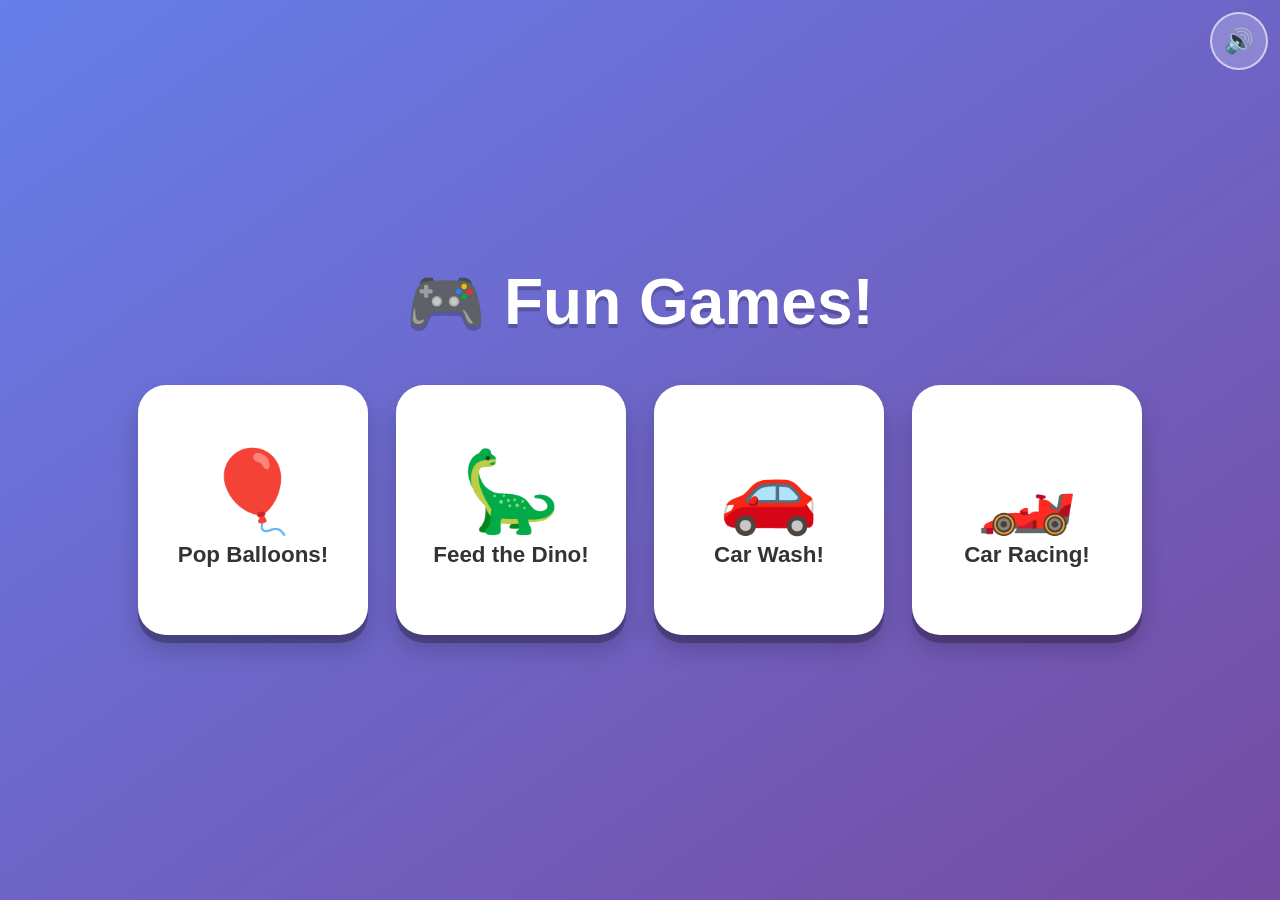
<file: index.html>
<!DOCTYPE html>
<html lang="en">
<head>
  <meta charset="UTF-8">
  <meta name="viewport" content="width=device-width, initial-scale=1.0, user-scalable=no">
  <meta name="apple-mobile-web-app-capable" content="yes">
  <title>🎮 Fun Games!</title>
  <link rel="stylesheet" href="style.css">
</head>
<body>

  <!-- ═══════════════════════════════════════════════
       HOME SCREEN
  ═══════════════════════════════════════════════ -->
  <div id="screen-home" class="screen active">
    <h1 class="arcade-title">🎮 Fun Games!</h1>
    <div class="game-cards">

      <!-- To add a new game: copy one of these cards,
           change data-game to a new unique name,
           and add a matching screen + JS handler -->
      <button class="game-card card-blue" data-game="balloons">
        <span class="card-emoji">🎈</span>
        <span class="card-label">Pop Balloons!</span>
      </button>
      <button class="game-card card-green" data-game="dino">
        <span class="card-emoji">🦕</span>
        <span class="card-label">Feed the Dino!</span>
      </button>
      <button class="game-card card-orange" data-game="carwash">
        <span class="card-emoji">🚗</span>
        <span class="card-label">Car Wash!</span>
      </button>
      <button class="game-card card-red" onclick="window.location.href='car-racing.html'">
        <span class="card-emoji">🏎️</span>
        <span class="card-label">Car Racing!</span>
      </button>

    </div>
    <button id="mute-btn" class="mute-btn" aria-label="Mute sounds">🔊</button>
  </div>

  <!-- ═══════════════════════════════════════════════
       GAME 1 — POP THE BALLOONS
  ═══════════════════════════════════════════════ -->
  <div id="screen-balloons" class="screen">
    <button class="home-btn" onclick="goHome()" aria-label="Home">🏠</button>
    <div id="balloon-field" aria-hidden="true"></div>
  </div>

  <!-- ═══════════════════════════════════════════════
       GAME 2 — FEED THE DINO
  ═══════════════════════════════════════════════ -->
  <div id="screen-dino" class="screen">
    <button class="home-btn" onclick="goHome()" aria-label="Home">🏠</button>
    <div id="dino-scene">
      <div id="dino-wrap"></div>
      <div id="fruit-field"></div>
    </div>
  </div>

  <!-- ═══════════════════════════════════════════════
       GAME 3 — CAR WASH
  ═══════════════════════════════════════════════ -->
  <div id="screen-carwash" class="screen">
    <button class="home-btn" onclick="goHome()" aria-label="Home">🏠</button>
    <canvas id="cw-canvas"></canvas>
    <div id="cw-bubbles" aria-hidden="true"></div>
  </div>

  <!-- Particle layer used by all games -->
  <div id="particles" aria-hidden="true"></div>

  <script src="script.js"></script>
</body>
</html>
</file>
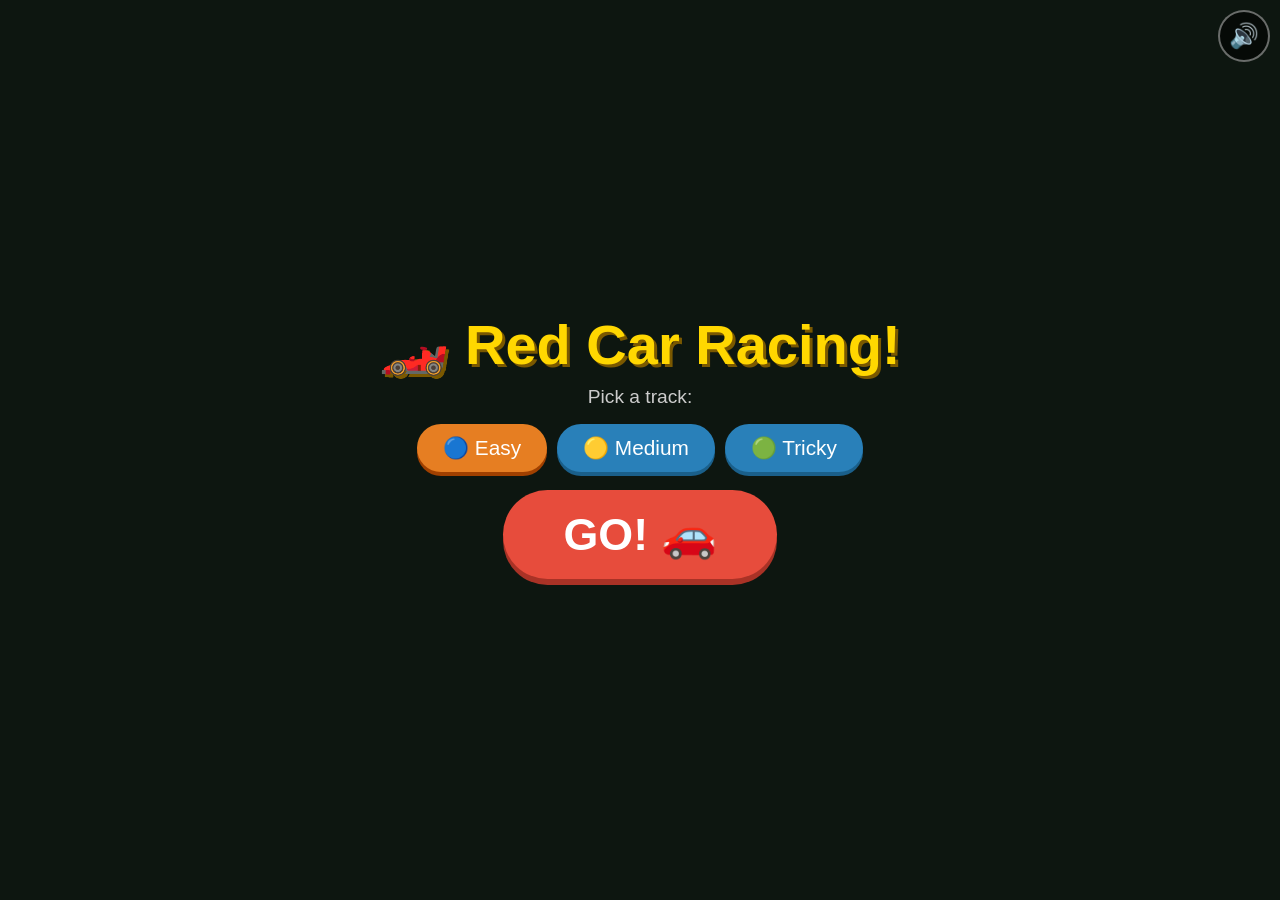
<file: car-racing.html>
<!DOCTYPE html>
<html lang="en">
<head>
<meta charset="UTF-8">
<meta name="viewport" content="width=device-width, initial-scale=1.0, user-scalable=no">
<title>🏎️ Red Car Racing</title>
<style>
* { margin:0; padding:0; box-sizing:border-box; -webkit-tap-highlight-color:transparent; user-select:none; }
html, body { width:100%; height:100%; overflow:hidden; background:#4a7c59; }
canvas { display:block; width:100%; height:100%; touch-action:none; }

.screen {
  position:fixed; inset:0;
  display:flex; flex-direction:column;
  align-items:center; justify-content:center;
  background:rgba(0,0,0,0.82);
  font-family: 'Arial Rounded MT Bold', Arial, sans-serif;
  z-index:10;
}
.screen.hidden { display:none !important; }

h1 { font-size:clamp(2rem,7vw,3.5rem); color:#FFD700; text-shadow:3px 3px 0 #7a5800; margin-bottom:8px; text-align:center; }
.subtitle { color:#ccc; font-size:clamp(0.9rem,3vw,1.2rem); margin-bottom:16px; font-family:Arial,sans-serif; }

.track-row { display:flex; gap:10px; margin-bottom:18px; flex-wrap:wrap; justify-content:center; }
.track-btn {
  background:#2980b9; color:#fff; border:none;
  border-radius:30px; padding:12px 26px;
  font-size:clamp(1rem,3vw,1.3rem);
  font-family:inherit; cursor:pointer;
  box-shadow:0 4px 0 #1a5f8a;
  touch-action:manipulation; transition:transform .1s;
}
.track-btn.active { background:#e67e22; box-shadow:0 4px 0 #a04000; }
.track-btn:active { transform:translateY(3px); box-shadow:0 1px 0 #1a5f8a; }

.big-btn {
  background:#e74c3c; color:#fff; border:none;
  border-radius:60px; padding:18px 60px;
  font-size:clamp(1.8rem,6vw,2.8rem); font-weight:bold;
  font-family:inherit; cursor:pointer;
  box-shadow:0 6px 0 #a93226;
  touch-action:manipulation; transition:transform .1s;
  margin-bottom:10px;
}
.big-btn:active { transform:translateY(4px); box-shadow:0 2px 0 #a93226; }
.btn-blue { background:#3498db; box-shadow:0 6px 0 #2471a3; }
.btn-blue:active { box-shadow:0 2px 0 #2471a3; }

#mute-btn {
  position:fixed; top:10px; right:10px;
  width:52px; height:52px; border-radius:50%;
  background:rgba(0,0,0,0.55); color:#fff;
  font-size:1.5rem; border:2px solid rgba(255,255,255,0.4);
  cursor:pointer; display:flex; align-items:center; justify-content:center;
  z-index:200; touch-action:manipulation;
}

#progress-bar-wrap {
  position:fixed; top:10px; left:50%; transform:translateX(-50%);
  background:rgba(0,0,0,0.55); border-radius:20px;
  padding:6px 14px; display:flex; align-items:center; gap:8px;
  z-index:200; min-width:180px;
}
#progress-track { background:#444; border-radius:10px; height:16px; flex:1; overflow:hidden; }
#progress-fill { background:#2ecc71; height:100%; border-radius:10px; width:0%; transition:width .2s; }
#progress-flag { font-size:1.2rem; }
</style>
</head>
<body>
<canvas id="c"></canvas>

<!-- Start screen -->
<div id="screen-start" class="screen">
  <h1>🏎️ Red Car Racing!</h1>
  <p class="subtitle">Pick a track:</p>
  <div class="track-row">
    <button class="track-btn active" onclick="selectTrack(0)">🔵 Easy</button>
    <button class="track-btn" onclick="selectTrack(1)">🟡 Medium</button>
    <button class="track-btn" onclick="selectTrack(2)">🟢 Tricky</button>
  </div>
  <button class="big-btn" onclick="startGame()">GO! 🚗</button>
</div>

<!-- Win screen -->
<div id="screen-win" class="screen hidden">
  <h1>🏆 YOU WIN! 🎉</h1>
  <button class="big-btn" onclick="nextTrack()" style="margin-top:14px">Next Track ➡️</button>
  <button class="big-btn btn-blue" onclick="restartTrack()">Play Again 🔄</button>
  <button class="big-btn" onclick="goMenu()" style="background:#8e44ad;box-shadow:0 6px 0 #6c3483">Menu 🏠</button>
</div>

<!-- Mute button -->
<button id="mute-btn" onclick="toggleMute()">🔊</button>

<!-- Progress bar -->
<div id="progress-bar-wrap">
  <span id="progress-flag">🏁</span>
  <div id="progress-track"><div id="progress-fill"></div></div>
  <span id="progress-flag">🚗</span>
</div>

<script>
'use strict';

// ─── Canvas setup ────────────────────────────────────────────────────────────
const canvas = document.getElementById('c');
const ctx = canvas.getContext('2d');
let W, H;
function resize() { W = canvas.width = window.innerWidth; H = canvas.height = window.innerHeight; }
window.addEventListener('resize', resize);
resize();

// ─── Math helpers ─────────────────────────────────────────────────────────────
function catmullRom(p0, p1, p2, p3, t) {
  const t2 = t*t, t3 = t2*t;
  return [
    .5*((2*p1[0])+(-p0[0]+p2[0])*t+(2*p0[0]-5*p1[0]+4*p2[0]-p3[0])*t2+(-p0[0]+3*p1[0]-3*p2[0]+p3[0])*t3),
    .5*((2*p1[1])+(-p0[1]+p2[1])*t+(2*p0[1]-5*p1[1]+4*p2[1]-p3[1])*t2+(-p0[1]+3*p1[1]-3*p2[1]+p3[1])*t3),
  ];
}

function buildPath(cps, totalSteps = 400) {
  const pts = [];
  const n = cps.length;
  const perSeg = Math.ceil(totalSteps / (n - 1));
  for (let i = 0; i < n - 1; i++) {
    const p0 = cps[Math.max(0, i-1)];
    const p1 = cps[i];
    const p2 = cps[i+1];
    const p3 = cps[Math.min(n-1, i+2)];
    for (let j = 0; j < perSeg; j++) {
      pts.push(catmullRom(p0, p1, p2, p3, j / perSeg));
    }
  }
  pts.push(cps[n-1]);
  return pts;
}

function dist2(ax, ay, bx, by) { return (ax-bx)**2 + (ay-by)**2; }

// ─── Track definitions (world space, ~3000×3000) ─────────────────────────────
const ROAD_W = 210;

const RAW_TRACKS = [
  {
    name: 'Easy', emoji: '🔵',
    cps: [
      [1000,2850],[980,2500],[900,2200],[700,2000],[700,1750],
      [900,1550],[1200,1500],[1400,1350],[1450,1100],[1300,850],
      [1050,700],[1000,450],[1000,150],
    ],
    obstTs:    [0.12, 0.25, 0.40, 0.55, 0.70, 0.84],
    obstTypes: ['cone','cone','tree','parkedcar','dog','cone'],
    obstSides: [1, -1, 1, -1, 1, -1],
  },
  {
    name: 'Medium', emoji: '🟡',
    cps: [
      [400,2850],[380,2450],[500,2150],[800,1950],[1100,1950],
      [1400,1850],[1650,1600],[1700,1300],[1600,1050],[1350,850],
      [1050,780],[750,850],[550,700],[480,450],[480,150],
    ],
    obstTs:    [0.08, 0.18, 0.30, 0.44, 0.57, 0.68, 0.80, 0.91],
    obstTypes: ['cone','tree','cone','parkedcar','dog','cone','tree','cone'],
    obstSides: [1,-1,1,-1,1,-1,1,-1],
  },
  {
    name: 'Tricky', emoji: '🟢',
    cps: [
      [1500,2850],[1500,2500],[1300,2200],[1000,2050],[700,2100],
      [500,1900],[400,1600],[550,1300],[850,1150],[1150,1200],
      [1400,1050],[1350,780],[1100,600],[800,500],[580,350],[500,150],
    ],
    obstTs:    [0.07,0.16,0.26,0.38,0.49,0.59,0.69,0.79,0.90],
    obstTypes: ['cone','cone','tree','parkedcar','dog','cone','tree','parkedcar','cone'],
    obstSides: [1,-1,1,-1,1,-1,1,-1,1],
  },
];

// Build smooth paths and obstacle world positions
const TRACKS = RAW_TRACKS.map(raw => {
  const path = buildPath(raw.cps);
  const obstacles = raw.obstTs.map((t, i) => {
    const idx = Math.min(Math.floor(t * path.length), path.length - 2);
    const pt  = path[idx];
    const nxt = path[idx + 1];
    const dx = nxt[0] - pt[0], dy = nxt[1] - pt[1];
    const len = Math.sqrt(dx*dx + dy*dy) || 1;
    const nx = -dy/len, ny = dx/len; // perpendicular
    const off = raw.obstSides[i] * 62;
    return { type: raw.obstTypes[i], x: pt[0]+nx*off, y: pt[1]+ny*off, cleared: false };
  });
  return { ...raw, path, obstacles };
});

// ─── State ────────────────────────────────────────────────────────────────────
let gameState = 'menu';
let selectedTrackIdx = 0;
let track, car, obstacles, confetti, lastTime;
let touchActive = false, touchX = 0;

// ─── Track selection ──────────────────────────────────────────────────────────
function selectTrack(i) {
  selectedTrackIdx = i;
  document.querySelectorAll('.track-btn').forEach((b, j) => b.classList.toggle('active', j === i));
}

// ─── Start / restart ──────────────────────────────────────────────────────────
function startGame() {
  ensureAudio();
  track = TRACKS[selectedTrackIdx];
  obstacles = track.obstacles.map(o => ({ ...o, cleared: false }));

  const p0 = track.path[0], p1 = track.path[6];
  const startAngle = Math.atan2(p1[1] - p0[1], p1[0] - p0[0]);

  car = {
    x: p0[0], y: p0[1],
    angle: startAngle,
    speed: 0,
    respawning: false, respawnTimer: 0,
    immune: false, immuneTimer: 0,
  };

  confetti = [];
  gameState = 'playing';
  document.getElementById('screen-start').classList.add('hidden');
  document.getElementById('screen-win').classList.add('hidden');
  document.getElementById('progress-bar-wrap').style.display = 'flex';

  lastTime = performance.now();
  requestAnimationFrame(gameLoop);
}

function nextTrack() {
  selectedTrackIdx = (selectedTrackIdx + 1) % TRACKS.length;
  selectTrack(selectedTrackIdx);
  startGame();
}
function restartTrack() { startGame(); }
function goMenu() {
  gameState = 'menu';
  document.getElementById('screen-win').classList.add('hidden');
  document.getElementById('screen-start').classList.remove('hidden');
  document.getElementById('progress-bar-wrap').style.display = 'none';
}

// ─── Input ────────────────────────────────────────────────────────────────────
canvas.addEventListener('touchstart', e => {
  e.preventDefault();
  ensureAudio();
  touchActive = true;
  touchX = e.touches[0].clientX;
}, { passive: false });
canvas.addEventListener('touchmove', e => {
  e.preventDefault();
  touchX = e.touches[0].clientX;
}, { passive: false });
canvas.addEventListener('touchend', e => {
  e.preventDefault();
  if (e.touches.length === 0) touchActive = false;
}, { passive: false });

// Mouse fallback for desktop testing
canvas.addEventListener('mousedown', e => { touchActive = true; touchX = e.clientX; ensureAudio(); });
canvas.addEventListener('mousemove', e => { if (touchActive) touchX = e.clientX; });
canvas.addEventListener('mouseup',   () => { touchActive = false; });

// ─── Game loop ────────────────────────────────────────────────────────────────
const CAR_SPEED  = 340;  // world units/sec
const STEER_RATE = 2.1;  // radians/sec

function gameLoop(now) {
  if (gameState !== 'playing') return;
  const dt = Math.min((now - lastTime) / 1000, 0.05);
  lastTime = now;
  update(dt);
  render();
  requestAnimationFrame(gameLoop);
}

function update(dt) {
  // Respawn countdown (car is frozen)
  if (car.respawning) {
    car.respawnTimer -= dt;
    setEngine(false);
    if (car.respawnTimer <= 0) {
      car.respawning = false;
      car.immune = true;
      car.immuneTimer = 1.8;
    }
    return;
  }

  // Immunity countdown
  if (car.immune) {
    car.immuneTimer -= dt;
    if (car.immuneTimer <= 0) car.immune = false;
  }

  // Drive + steer
  if (touchActive) {
    car.speed = CAR_SPEED;
    const deadzone = W * 0.12;
    const dx = touchX - W / 2;
    if (dx < -deadzone) {
      car.angle -= STEER_RATE * Math.min(1, (-dx - deadzone) / (W * 0.2)) * dt;
    } else if (dx > deadzone) {
      car.angle += STEER_RATE * Math.min(1, (dx - deadzone) / (W * 0.2)) * dt;
    }
  } else {
    car.speed = 0;
  }

  car.x += Math.cos(car.angle) * car.speed * dt;
  car.y += Math.sin(car.angle) * car.speed * dt;

  // Obstacle collisions
  if (!car.immune) {
    for (const o of obstacles) {
      if (o.cleared) continue;
      if (dist2(car.x, car.y, o.x, o.y) < 52 * 52) {
        o.cleared = true;
        // Back car up from obstacle
        car.x -= Math.cos(car.angle) * 90;
        car.y -= Math.sin(car.angle) * 90;
        car.respawning = true;
        car.respawnTimer = 4.0;
        playCrash();
        break;
      }
    }
  }

  // Finish line check
  const fin = track.path[track.path.length - 1];
  if (dist2(car.x, car.y, fin[0], fin[1]) < 110 * 110) {
    triggerWin();
    return;
  }

  // Progress bar
  document.getElementById('progress-fill').style.width = (getProgress() * 100).toFixed(1) + '%';

  // Confetti physics
  for (const c of confetti) {
    c.x += c.vx * dt;
    c.y += c.vy * dt;
    c.vy += 380 * dt;
    c.rot += c.rv * dt;
  }
  confetti = confetti.filter(c => c.y < H + 60);
}

function getProgress() {
  const path = track.path;
  let minD = Infinity, minIdx = 0;
  // Sample every 5 points for performance
  for (let i = 0; i < path.length; i += 5) {
    const d = dist2(car.x, car.y, path[i][0], path[i][1]);
    if (d < minD) { minD = d; minIdx = i; }
  }
  return minIdx / (path.length - 1);
}

function triggerWin() {
  gameState = 'win';
  setEngine(false);
  playWin();
  document.getElementById('progress-fill').style.width = '100%';
  // Spawn confetti
  const colors = ['#e74c3c','#3498db','#2ecc71','#f1c40f','#9b59b6','#e67e22','#1abc9c','#e91e63'];
  for (let i = 0; i < 140; i++) {
    confetti.push({
      x: Math.random() * W,
      y: -20 - Math.random() * H * 0.5,
      vx: (Math.random() - 0.5) * 220,
      vy: Math.random() * 180 + 80,
      w: Math.random() * 14 + 5,
      h: Math.random() * 7 + 3,
      rot: Math.random() * Math.PI * 2,
      rv: (Math.random() - 0.5) * 9,
      color: colors[Math.floor(Math.random() * colors.length)],
    });
  }
  setTimeout(() => {
    document.getElementById('screen-win').classList.remove('hidden');
    document.getElementById('screen-win').style.display = 'flex';
  }, 900);
  // Keep rendering confetti
  function renderWin(now) {
    if (gameState !== 'win') return;
    const dt2 = Math.min((now - lastTime) / 1000, 0.05);
    lastTime = now;
    for (const c of confetti) {
      c.x += c.vx * dt2; c.y += c.vy * dt2;
      c.vy += 380 * dt2; c.rot += c.rv * dt2;
    }
    confetti = confetti.filter(c => c.y < H + 60);
    render();
    requestAnimationFrame(renderWin);
  }
  lastTime = performance.now();
  requestAnimationFrame(renderWin);
}

// ─── Rendering ────────────────────────────────────────────────────────────────
function render() {
  // Grass background
  ctx.fillStyle = '#4a8c3f';
  ctx.fillRect(0, 0, W, H);

  // World: camera follows car, track orientation is fixed
  ctx.save();
  ctx.translate(W / 2, H / 2);
  ctx.translate(-car.x, -car.y);

  drawGrassPattern();
  drawRoad();
  drawObstacles();
  drawCar();

  ctx.restore();

  // Confetti (screen space)
  for (const c of confetti) {
    ctx.save();
    ctx.translate(c.x, c.y);
    ctx.rotate(c.rot);
    ctx.fillStyle = c.color;
    ctx.fillRect(-c.w/2, -c.h/2, c.w, c.h);
    ctx.restore();
  }

  // Respawn overlay
  if (car.respawning) {
    ctx.fillStyle = 'rgba(200,60,0,0.28)';
    ctx.fillRect(0, 0, W, H);
    ctx.textAlign = 'center';
    ctx.font = `bold ${Math.round(H * 0.075)}px Arial`;
    ctx.fillStyle = 'white';
    ctx.fillText('💥 Oops!', W/2, H * 0.42);
    ctx.font = `${Math.round(H * 0.046)}px Arial`;
    const secs = Math.ceil(car.respawnTimer);
    ctx.fillText(`Back in ${secs}...`, W/2, H * 0.52);
  }

  // Touch hint
  if (!touchActive && gameState === 'playing' && !car.respawning) {
    ctx.textAlign = 'center';
    ctx.font = `bold ${Math.round(H * 0.038)}px Arial`;
    ctx.fillStyle = 'rgba(255,255,255,0.75)';
    ctx.fillText('Touch the screen to drive!', W/2, H - 24);
  }
}

// Decorative grass tufts in world space (static seed)
const grassTufts = Array.from({length: 200}, (_, i) => ({
  x: ((i * 137.508) % 2800) + 100,
  y: ((i * 98.643) % 2800) + 100,
  r: Math.random() * 12 + 6,
  hue: 100 + (i % 30),
}));

function drawGrassPattern() {
  for (const t of grassTufts) {
    ctx.fillStyle = `hsl(${t.hue},55%,28%)`;
    ctx.beginPath();
    ctx.arc(t.x, t.y, t.r, 0, Math.PI*2);
    ctx.fill();
  }
}

function drawRoad() {
  const path = track.path;

  // Road edge (slightly darker border)
  ctx.beginPath();
  ctx.moveTo(path[0][0], path[0][1]);
  for (let i = 1; i < path.length; i++) ctx.lineTo(path[i][0], path[i][1]);
  ctx.strokeStyle = '#555';
  ctx.lineWidth = ROAD_W + 16;
  ctx.lineCap = 'round';
  ctx.lineJoin = 'round';
  ctx.stroke();

  // Road surface
  ctx.beginPath();
  ctx.moveTo(path[0][0], path[0][1]);
  for (let i = 1; i < path.length; i++) ctx.lineTo(path[i][0], path[i][1]);
  ctx.strokeStyle = '#888';
  ctx.lineWidth = ROAD_W;
  ctx.stroke();

  // Road lighter center strip
  ctx.beginPath();
  ctx.moveTo(path[0][0], path[0][1]);
  for (let i = 1; i < path.length; i++) ctx.lineTo(path[i][0], path[i][1]);
  ctx.strokeStyle = '#999';
  ctx.lineWidth = ROAD_W - 30;
  ctx.stroke();

  // Dashed center line
  ctx.setLineDash([36, 32]);
  ctx.beginPath();
  ctx.moveTo(path[0][0], path[0][1]);
  for (let i = 1; i < path.length; i++) ctx.lineTo(path[i][0], path[i][1]);
  ctx.strokeStyle = 'rgba(255,255,240,0.75)';
  ctx.lineWidth = 5;
  ctx.stroke();
  ctx.setLineDash([]);

  // Start line (green/white)
  drawCrossLine(path, 0, '#2ecc71', 'white');

  // Finish line (checkered)
  drawFinishLine(path);
}

function drawCrossLine(path, idx, colA, colB) {
  const pt = path[idx], nxt = path[Math.min(idx+3, path.length-1)];
  const dx = nxt[0]-pt[0], dy = nxt[1]-pt[1];
  ctx.save();
  ctx.translate(pt[0], pt[1]);
  ctx.rotate(Math.atan2(dy, dx) + Math.PI/2); // +90° so squares go ACROSS the road
  const hw = ROAD_W / 2 + 10;
  const sq = 22;
  const cols = Math.ceil(hw*2/sq);
  for (let i = 0; i < cols; i++) {
    ctx.fillStyle = i % 2 === 0 ? colA : colB;
    ctx.fillRect(-hw + i*sq, -14, sq, 28);
  }
  ctx.restore();
}

function drawFinishLine(path) {
  const last = path.length - 1;
  const pt = path[last], prev = path[Math.max(last-3,0)];
  const dx = pt[0]-prev[0], dy = pt[1]-prev[1];
  ctx.save();
  ctx.translate(pt[0], pt[1]);
  ctx.rotate(Math.atan2(dy, dx) + Math.PI/2); // +90° so squares go ACROSS the road
  const hw = ROAD_W/2+10;
  const sq = 24;
  const cols = Math.ceil(hw*2/sq);
  for (let col = 0; col < cols; col++) {
    for (let row = 0; row < 3; row++) {
      ctx.fillStyle = (col+row)%2===0 ? 'white':'#111';
      ctx.fillRect(-hw+col*sq, -sq*1.5+row*sq, sq, sq);
    }
  }
  // Flag pole
  ctx.fillStyle = '#e74c3c';
  ctx.fillRect(-4, -90, 8, 90);
  ctx.font = '52px Arial';
  ctx.textAlign = 'center';
  ctx.fillText('🏁', 0, -90);
  ctx.restore();
}

function drawObstacles() {
  for (const o of obstacles) {
    if (o.cleared) continue;
    ctx.save();
    ctx.translate(o.x, o.y);
    switch (o.type) {
      case 'cone':      drawCone();      break;
      case 'tree':      drawTree();      break;
      case 'parkedcar': drawParkedCar(); break;
      case 'dog':       drawDog();       break;
    }
    ctx.restore();
  }
}

function drawCone() {
  // Base shadow
  ctx.fillStyle = 'rgba(0,0,0,0.2)';
  ctx.beginPath(); ctx.ellipse(3,22,18,6,0,0,Math.PI*2); ctx.fill();
  // Body
  ctx.beginPath();
  ctx.moveTo(0,-36); ctx.lineTo(22,22); ctx.lineTo(-22,22); ctx.closePath();
  ctx.fillStyle = '#e8600a'; ctx.fill();
  ctx.strokeStyle = '#b34500'; ctx.lineWidth = 2; ctx.stroke();
  // White stripes
  ctx.fillStyle = 'white';
  ctx.fillRect(-10,-6,20,6);
  ctx.fillRect(-7,8,14,5);
  // Base
  ctx.fillStyle = '#cc5500';
  ctx.fillRect(-24,20,48,8);
}

function drawTree() {
  // Shadow
  ctx.fillStyle = 'rgba(0,0,0,0.2)';
  ctx.beginPath(); ctx.ellipse(4,32,16,6,0,0,Math.PI*2); ctx.fill();
  // Trunk
  ctx.fillStyle = '#6d4c41';
  ctx.fillRect(-7,10,14,28);
  // Canopy layers
  ctx.beginPath(); ctx.arc(0,-5,36,0,Math.PI*2);
  ctx.fillStyle='#2e7d32'; ctx.fill();
  ctx.beginPath(); ctx.arc(-8,-20,24,0,Math.PI*2);
  ctx.fillStyle='#388e3c'; ctx.fill();
  ctx.beginPath(); ctx.arc(8,-18,20,0,Math.PI*2);
  ctx.fillStyle='#43a047'; ctx.fill();
  ctx.beginPath(); ctx.arc(0,-30,18,0,Math.PI*2);
  ctx.fillStyle='#4caf50'; ctx.fill();
}

function drawParkedCar() {
  // Shadow
  ctx.fillStyle = 'rgba(0,0,0,0.2)';
  ctx.beginPath(); ctx.ellipse(4,58,28,8,0,0,Math.PI*2); ctx.fill();
  // Body
  ctx.fillStyle = '#78909c';
  ctx.beginPath(); ctx.roundRect(-28,-52,56,110,8); ctx.fill();
  ctx.strokeStyle='#546e7a'; ctx.lineWidth=2; ctx.stroke();
  // Windshields
  ctx.fillStyle = 'rgba(140,200,255,0.8)';
  ctx.fillRect(-20,-42,40,24);
  ctx.fillRect(-20,22,40,20);
  // Roof (slightly darker)
  ctx.fillStyle='#607d8b';
  ctx.fillRect(-20,-10,40,30);
  // Headlights
  ctx.fillStyle='#fffde7';
  ctx.fillRect(-22,-50,10,8); ctx.fillRect(12,-50,10,8);
  // Taillights
  ctx.fillStyle='#d32f2f';
  ctx.fillRect(-22,46,10,8); ctx.fillRect(12,46,10,8);
  // Wheels
  ctx.fillStyle='#263238';
  [[-34,-30],[ 22,-30],[-34,20],[ 22,20]].forEach(([wx,wy])=>{
    ctx.beginPath(); ctx.roundRect(wx,wy,14,22,4); ctx.fill();
    ctx.fillStyle='#455a64';
    ctx.beginPath(); ctx.arc(wx+7,wy+11,5,0,Math.PI*2); ctx.fill();
    ctx.fillStyle='#263238';
  });
}

function drawDog() {
  // Shadow
  ctx.fillStyle='rgba(0,0,0,0.2)';
  ctx.beginPath(); ctx.ellipse(2,22,20,6,0,0,Math.PI*2); ctx.fill();
  // Body
  ctx.fillStyle='#a0522d';
  ctx.beginPath(); ctx.ellipse(0,10,20,14,0,0,Math.PI*2); ctx.fill();
  // Legs
  ctx.fillStyle='#8b4513';
  [[-12,18],[-4,18],[4,18],[12,18]].forEach(([lx,ly])=>{
    ctx.fillRect(lx-4,ly,8,14);
  });
  // Tail
  ctx.strokeStyle='#a0522d'; ctx.lineWidth=7; ctx.lineCap='round';
  ctx.beginPath(); ctx.moveTo(18,8); ctx.quadraticCurveTo(36,-8,28,18); ctx.stroke();
  // Head
  ctx.fillStyle='#a0522d';
  ctx.beginPath(); ctx.arc(0,-12,16,0,Math.PI*2); ctx.fill();
  // Ears
  ctx.fillStyle='#8b4513';
  ctx.beginPath(); ctx.ellipse(-12,-20,7,11,-0.4,0,Math.PI*2); ctx.fill();
  ctx.beginPath(); ctx.ellipse(12,-20,7,11,0.4,0,Math.PI*2); ctx.fill();
  // Snout
  ctx.fillStyle='#c8834a';
  ctx.beginPath(); ctx.ellipse(0,-8,8,6,0,0,Math.PI*2); ctx.fill();
  // Nose
  ctx.fillStyle='#3e1a00';
  ctx.beginPath(); ctx.ellipse(0,-9,4,3,0,0,Math.PI*2); ctx.fill();
  // Eyes
  ctx.fillStyle='#1a0800';
  ctx.beginPath(); ctx.arc(-6,-15,2.5,0,Math.PI*2); ctx.fill();
  ctx.beginPath(); ctx.arc(6,-15,2.5,0,Math.PI*2); ctx.fill();
  // Eye shine
  ctx.fillStyle='white';
  ctx.beginPath(); ctx.arc(-5,-16,1,0,Math.PI*2); ctx.fill();
  ctx.beginPath(); ctx.arc(7,-16,1,0,Math.PI*2); ctx.fill();
}

function drawCar() {
  const CW = 46, CH = 74;
  ctx.save();
  ctx.translate(car.x, car.y);
  ctx.rotate(car.angle + Math.PI / 2);

  if (car.immune && Math.floor(Date.now()/90) % 2 === 0) ctx.globalAlpha = 0.4;

  // ── Wheels (drawn first, behind body) ──
  const wheelW = 13, wheelH = 22, wheelRad = 4;
  const wheels = [
    [-CW/2 - 5, -CH/2 + 10],  // front-left
    [ CW/2 - 8, -CH/2 + 10],  // front-right
    [-CW/2 - 5,  CH/2 - 32],  // rear-left
    [ CW/2 - 8,  CH/2 - 32],  // rear-right
  ];
  wheels.forEach(([wx, wy]) => {
    // Tyre
    ctx.fillStyle = '#1c1c1c';
    ctx.beginPath(); ctx.roundRect(wx, wy, wheelW, wheelH, wheelRad); ctx.fill();
    // Rim highlight
    ctx.fillStyle = '#888';
    ctx.beginPath(); ctx.arc(wx + wheelW/2, wy + wheelH/2, 4, 0, Math.PI*2); ctx.fill();
    ctx.fillStyle = '#bbb';
    ctx.beginPath(); ctx.arc(wx + wheelW/2, wy + wheelH/2, 2, 0, Math.PI*2); ctx.fill();
  });

  // ── Body ──
  ctx.fillStyle = '#e8372a';
  ctx.beginPath(); ctx.roundRect(-CW/2, -CH/2, CW, CH, 14); ctx.fill();

  // Body highlight (left edge sheen)
  ctx.fillStyle = 'rgba(255,255,255,0.12)';
  ctx.beginPath(); ctx.roundRect(-CW/2, -CH/2, CW * 0.38, CH, [14, 0, 0, 14]); ctx.fill();

  // ── Windshield (front, top 35%) ──
  ctx.fillStyle = '#5bb8e8';
  ctx.beginPath(); ctx.roundRect(-CW/2 + 7, -CH/2 + 9, CW - 14, CH * 0.32, 7); ctx.fill();
  // Glass shine
  ctx.fillStyle = 'rgba(255,255,255,0.55)';
  ctx.beginPath(); ctx.roundRect(-CW/2 + 10, -CH/2 + 12, (CW - 20) * 0.45, CH * 0.13, 4); ctx.fill();

  // ── Roof (central cabin, slightly darker red) ──
  ctx.fillStyle = '#c0301f';
  ctx.beginPath(); ctx.roundRect(-CW/2 + 5, -CH/2 + CH * 0.36, CW - 10, CH * 0.28, 5); ctx.fill();

  // ── Rear window ──
  ctx.fillStyle = '#5bb8e8';
  ctx.beginPath(); ctx.roundRect(-CW/2 + 7, CH/2 - CH * 0.27, CW - 14, CH * 0.19, 6); ctx.fill();
  ctx.fillStyle = 'rgba(255,255,255,0.25)';
  ctx.beginPath(); ctx.roundRect(-CW/2 + 10, CH/2 - CH * 0.24, (CW-20)*0.45, CH*0.1, 3); ctx.fill();

  // ── Headlights ──
  ctx.fillStyle = '#fff9c4';
  ctx.beginPath(); ctx.roundRect(-CW/2 + 5, -CH/2 + 3, 12, 7, 3); ctx.fill();
  ctx.beginPath(); ctx.roundRect( CW/2 - 17, -CH/2 + 3, 12, 7, 3); ctx.fill();
  // Headlight glow
  ctx.fillStyle = 'rgba(255,255,180,0.4)';
  ctx.beginPath(); ctx.ellipse(-CW/2 + 11, -CH/2, 9, 6, 0, 0, Math.PI*2); ctx.fill();
  ctx.beginPath(); ctx.ellipse( CW/2 - 11, -CH/2, 9, 6, 0, 0, Math.PI*2); ctx.fill();

  // ── Taillights ──
  ctx.fillStyle = '#ff4444';
  ctx.beginPath(); ctx.roundRect(-CW/2 + 5, CH/2 - 10, 12, 7, 3); ctx.fill();
  ctx.beginPath(); ctx.roundRect( CW/2 - 17, CH/2 - 10, 12, 7, 3); ctx.fill();

  ctx.globalAlpha = 1;
  ctx.restore();
}

// ─── Audio ────────────────────────────────────────────────────────────────────
let audioCtx, engineOsc, engineGain, muted = false, audioReady = false;

function ensureAudio() {
  if (audioReady) { audioCtx.resume(); return; }
  audioCtx = new (window.AudioContext || window.webkitAudioContext)();
  engineGain = audioCtx.createGain();
  engineGain.gain.value = 0;
  engineGain.connect(audioCtx.destination);
  engineOsc = audioCtx.createOscillator();
  engineOsc.type = 'sawtooth';
  engineOsc.frequency.value = 88;
  // Add slight wobble to engine sound
  const lfo = audioCtx.createOscillator();
  lfo.frequency.value = 6;
  const lfoGain = audioCtx.createGain();
  lfoGain.gain.value = 8;
  lfo.connect(lfoGain);
  lfoGain.connect(engineOsc.frequency);
  lfo.start();
  engineOsc.connect(engineGain);
  engineOsc.start();
  audioReady = true;
}

function setEngine(on) {
  if (!audioReady || muted) return;
  const t = audioCtx.currentTime;
  engineGain.gain.cancelScheduledValues(t);
  engineGain.gain.linearRampToValueAtTime(on ? 0.065 : 0, t + 0.12);
  engineOsc.frequency.cancelScheduledValues(t);
  engineOsc.frequency.linearRampToValueAtTime(on ? 135 : 88, t + 0.12);
}

function playCrash() {
  if (!audioReady || muted) return;
  const sr = audioCtx.sampleRate;
  const buf = audioCtx.createBuffer(1, sr*0.45, sr);
  const d = buf.getChannelData(0);
  for (let i = 0; i < d.length; i++) d[i] = (Math.random()*2-1)*Math.exp(-i/d.length*7);
  const src = audioCtx.createBufferSource();
  src.buffer = buf;
  const g = audioCtx.createGain(); g.gain.value = 0.55;
  src.connect(g); g.connect(audioCtx.destination);
  src.start();
}

function playWin() {
  if (!audioReady || muted) return;
  const melody = [523,659,784,1047,784,1047,1319];
  const dur    = [.15,.15,.15,.3,.15,.15,.5];
  let t = audioCtx.currentTime + 0.1;
  melody.forEach((freq, i) => {
    const osc = audioCtx.createOscillator();
    const g = audioCtx.createGain();
    osc.type = 'square';
    osc.frequency.value = freq;
    g.gain.setValueAtTime(0.14, t);
    g.gain.exponentialRampToValueAtTime(0.001, t + dur[i] * 0.9);
    osc.connect(g); g.connect(audioCtx.destination);
    osc.start(t); osc.stop(t + dur[i]);
    t += dur[i];
  });
}

function toggleMute() {
  muted = !muted;
  document.getElementById('mute-btn').textContent = muted ? '🔇' : '🔊';
  if (muted && engineGain) engineGain.gain.value = 0;
}

// ─── Init ─────────────────────────────────────────────────────────────────────
document.getElementById('progress-bar-wrap').style.display = 'none';
selectTrack(0);
</script>
</body>
</html>
</file>
<file: style.css>
/* ══════════════════════════════════════════════
   TODDLER ARCADE — style.css
   ══════════════════════════════════════════════ */

/* ─── Reset ─────────────────────────────────── */
*, *::before, *::after {
  box-sizing: border-box;
  margin: 0; padding: 0;
  -webkit-tap-highlight-color: transparent;
  user-select: none;
  -webkit-user-select: none;
}

html, body {
  width: 100%; height: 100%;
  overflow: hidden;
  touch-action: none;
  font-family: 'Arial Rounded MT Bold', 'Varela Round', Arial, sans-serif;
  background: #1a1a2e;
}

/* ─── Screens ────────────────────────────────── */
.screen {
  position: fixed; inset: 0;
  display: none;
  overflow: hidden;
}
.screen.active { display: flex; flex-direction: column; align-items: center; justify-content: center; }

/* ─── Particle layer (sparkles/confetti) ──────── */
#particles { position: fixed; inset: 0; pointer-events: none; z-index: 9000; }

/* ══════════════════════════════════════════════
   HOME SCREEN
   ══════════════════════════════════════════════ */
#screen-home {
  background: linear-gradient(145deg, #667eea 0%, #764ba2 100%);
}

.arcade-title {
  font-size: clamp(2rem, 8vw, 4rem);
  color: #fff;
  text-shadow: 0 4px 0 rgba(0,0,0,0.2);
  margin-bottom: clamp(20px, 5vh, 48px);
  animation: title-bounce 2.4s ease-in-out infinite;
}
@keyframes title-bounce {
  0%, 100% { transform: translateY(0);    }
  50%       { transform: translateY(-14px); }
}

.game-cards {
  display: flex;
  gap: clamp(12px, 3vw, 28px);
  flex-wrap: wrap;
  justify-content: center;
  padding: 0 16px;
}

.game-card {
  display: flex; flex-direction: column;
  align-items: center; justify-content: center;
  width:  clamp(130px, 26vw, 230px);
  height: clamp(150px, 28vh, 250px);
  border: none; border-radius: 28px;
  cursor: pointer;
  box-shadow: 0 8px 0 rgba(0,0,0,0.25), 0 14px 24px rgba(0,0,0,0.2);
  transition: transform .12s, box-shadow .12s;
  touch-action: manipulation;
  padding: 12px;
}
.game-card:active {
  transform: translateY(6px);
  box-shadow: 0 2px 0 rgba(0,0,0,0.25), 0 6px 12px rgba(0,0,0,0.2);
}
.card-blue   { background: #fff; }
.card-green  { background: #fff; }
.card-orange { background: #fff; }
.card-red    { background: #fff; }

.card-emoji {
  font-size: clamp(3rem, 10vw, 5rem);
  line-height: 1;
  margin-bottom: 10px;
  display: block;
  animation: card-wiggle 3.5s ease-in-out infinite;
}
.game-card:nth-child(2) .card-emoji { animation-delay: .8s; }
.game-card:nth-child(3) .card-emoji { animation-delay: 1.6s; }
.game-card:nth-child(4) .card-emoji { animation-delay: 2.4s; }

@keyframes card-wiggle {
  0%, 80%, 100% { transform: rotate(0deg) scale(1); }
  83%            { transform: rotate(-9deg) scale(1.05); }
  87%            { transform: rotate(9deg)  scale(1.05); }
  91%            { transform: rotate(-4deg) scale(1.02); }
  95%            { transform: rotate(0deg)  scale(1); }
}

.card-label {
  font-size: clamp(.9rem, 3.2vw, 1.4rem);
  font-weight: 900;
  color: #333;
}

/* ─── Shared buttons ─────────────────────────── */
.home-btn {
  position: fixed; top: 12px; left: 12px;
  width: 58px; height: 58px; border-radius: 50%;
  background: rgba(255,255,255,0.92);
  border: none; font-size: 1.7rem;
  cursor: pointer; z-index: 500;
  box-shadow: 0 3px 12px rgba(0,0,0,0.25);
  touch-action: manipulation;
  display: flex; align-items: center; justify-content: center;
}
.mute-btn {
  position: fixed; top: 12px; right: 12px;
  width: 58px; height: 58px; border-radius: 50%;
  background: rgba(255,255,255,0.22);
  border: 2.5px solid rgba(255,255,255,0.6);
  font-size: 1.5rem; color: #fff;
  cursor: pointer; z-index: 500;
  touch-action: manipulation;
  display: flex; align-items: center; justify-content: center;
}


/* ══════════════════════════════════════════════
   GAME 1 — BALLOONS
   ══════════════════════════════════════════════ */
#screen-balloons {
  background: linear-gradient(180deg, #5bb8e8 0%, #cceeff 70%, #a8d8a8 100%);
}

/* Fluffy cloud decorations (pure CSS) */
#screen-balloons::before,
#screen-balloons::after {
  content: '';
  position: absolute;
  background: rgba(255,255,255,0.6);
  border-radius: 50px;
  pointer-events: none;
}
#screen-balloons::before {
  width: 160px; height: 60px;
  top: 12%; left: 5%;
  box-shadow: 50px -20px 0 30px rgba(255,255,255,0.6),
              90px  10px 0 20px rgba(255,255,255,0.6);
}
#screen-balloons::after {
  width: 120px; height: 50px;
  top: 8%; right: 8%;
  box-shadow: 40px -15px 0 24px rgba(255,255,255,0.6),
              70px   8px 0 16px rgba(255,255,255,0.6);
}

#balloon-field {
  position: absolute; inset: 0;
  pointer-events: none;
}

/* Each balloon wrapper — positions and floats upward */
.balloon {
  position: absolute;
  bottom: -160px;
  pointer-events: all;
  cursor: pointer;
  animation: balloon-rise linear forwards;
  will-change: transform;
  touch-action: manipulation;
}

.balloon-body {
  border-radius: 50% 50% 46% 46% / 56% 56% 44% 44%;
  position: relative;
  box-shadow: inset -10px -6px 0 rgba(0,0,0,0.08),
              inset  6px  4px 0 rgba(255,255,255,0.35);
}

/* Knot at bottom */
.balloon-body::after {
  content: '';
  position: absolute;
  bottom: -8px; left: 50%;
  transform: translateX(-50%);
  width: 10px; height: 10px;
  background: inherit;
  filter: brightness(0.7);
  clip-path: polygon(20% 0%, 80% 0%, 100% 100%, 0% 100%);
  border-radius: 0 0 4px 4px;
}

.balloon-shine {
  position: absolute;
  top: 14%; left: 16%;
  width: 28%; height: 22%;
  background: rgba(255,255,255,0.55);
  border-radius: 50%;
  transform: rotate(-35deg);
  pointer-events: none;
}

.balloon-string {
  width: 2px;
  background: rgba(0,0,0,0.25);
  margin: 0 auto;
  border-radius: 0 0 2px 2px;
}

@keyframes balloon-rise {
  0%   { transform: translateX(0)    translateY(0); }
  20%  { transform: translateX(var(--dx1)) translateY(calc(var(--dist)*-0.2)); }
  50%  { transform: translateX(var(--dx2)) translateY(calc(var(--dist)*-0.5)); }
  80%  { transform: translateX(var(--dx3)) translateY(calc(var(--dist)*-0.8)); }
  100% { transform: translateX(var(--dx4)) translateY(var(--dist)); }
}

.balloon.popped {
  animation: balloon-pop 0.22s ease-out forwards !important;
  pointer-events: none;
}
@keyframes balloon-pop {
  0%   { transform: scale(1);   opacity: 1; }
  40%  { transform: scale(1.5); opacity: .7; }
  100% { transform: scale(0);   opacity: 0; }
}


/* ══════════════════════════════════════════════
   GAME 2 — FEED THE DINO
   ══════════════════════════════════════════════ */
#screen-dino {
  background: linear-gradient(180deg, #a8d8a8 0%, #5daa5d 60%, #3d7a3d 100%);
}

/* Rolling hills */
#screen-dino::before {
  content: '';
  position: absolute;
  bottom: 0; left: -5%; right: -5%;
  height: 38%;
  background: #2d5e2d;
  border-radius: 60% 60% 0 0 / 40% 40% 0 0;
  pointer-events: none;
}

#dino-scene { position: absolute; inset: 0; }

#dino-wrap {
  position: absolute;
  left: 50%; top: 50%;
  transform: translate(-50%, -50%);
  z-index: 10;
  animation: dino-idle 3s ease-in-out infinite;
}
@keyframes dino-idle {
  0%, 100% { transform: translate(-50%, -50%)    scale(1); }
  50%       { transform: translate(-50%, -53%)  scale(1.02); }
}

.dino-nom {
  animation: dino-nom 0.5s ease-in-out !important;
}
@keyframes dino-nom {
  0%   { transform: translate(-50%, -50%) scale(1); }
  25%  { transform: translate(-50%, -58%) scale(1.12) rotate(-4deg); }
  50%  { transform: translate(-50%, -60%) scale(1.15) rotate(3deg); }
  75%  { transform: translate(-50%, -54%) scale(1.07) rotate(-2deg); }
  100% { transform: translate(-50%, -50%) scale(1); }
}

#fruit-field { position: absolute; inset: 0; z-index: 5; }

.fruit {
  position: absolute;
  font-size: clamp(3rem, 11vw, 5rem);
  line-height: 1;
  cursor: grab;
  touch-action: none;
  z-index: 6;
  filter: drop-shadow(2px 5px 6px rgba(0,0,0,0.3));
  transition: transform 0.08s;
  animation: fruit-intro 0.35s cubic-bezier(0.34,1.56,0.64,1);
}
@keyframes fruit-intro {
  from { transform: scale(0); }
  to   { transform: scale(1); }
}
.fruit.dragging {
  cursor: grabbing;
  transform: scale(1.25) rotate(6deg);
  z-index: 100;
  filter: drop-shadow(4px 8px 10px rgba(0,0,0,0.4));
  transition: none;
}
.fruit.eaten {
  animation: fruit-eat 0.3s ease-in forwards;
  pointer-events: none;
}
@keyframes fruit-eat {
  0%   { transform: scale(1.3); opacity: 1; }
  100% { transform: scale(0);   opacity: 0; }
}


/* ══════════════════════════════════════════════
   GAME 3 — CAR WASH
   ══════════════════════════════════════════════ */
#screen-carwash {
  background: linear-gradient(180deg, #87ceeb 0%, #c9eaf7 55%, #90ee90 55%, #5aaf5a 100%);
}

#cw-canvas {
  position: absolute; inset: 0;
  width: 100%; height: 100%;
  touch-action: none;
}

#cw-bubbles {
  position: fixed; inset: 0;
  pointer-events: none; z-index: 20;
}

.bubble {
  position: absolute;
  border-radius: 50%;
  border: 2px solid rgba(255,255,255,0.8);
  background: radial-gradient(circle at 35% 35%, rgba(255,255,255,0.6), rgba(160,220,255,0.2));
  pointer-events: none;
  animation: bubble-rise linear forwards;
}
@keyframes bubble-rise {
  0%   { transform: translate(0, 0) scale(1);   opacity: .85; }
  100% { transform: translate(var(--bx), var(--by)) scale(.2); opacity: 0; }
}


/* ══════════════════════════════════════════════
   SHARED PARTICLES (sparkles / confetti)
   ══════════════════════════════════════════════ */
.sparkle {
  position: absolute;
  border-radius: 50%;
  pointer-events: none;
  animation: sparkle-fly 0.65s ease-out forwards;
}
@keyframes sparkle-fly {
  0%   { transform: translate(0,0)              scale(1); opacity: 1; }
  100% { transform: translate(var(--tx),var(--ty)) scale(0); opacity: 0; }
}

.confetti {
  position: absolute;
  pointer-events: none;
  animation: confetti-fall linear forwards;
  border-radius: var(--r);
}
@keyframes confetti-fall {
  0%   { transform: translateY(0)     rotate(0deg);   opacity: 1; }
  100% { transform: translateY(110vh) rotate(var(--spin)); opacity: 0; }
}
</file>
